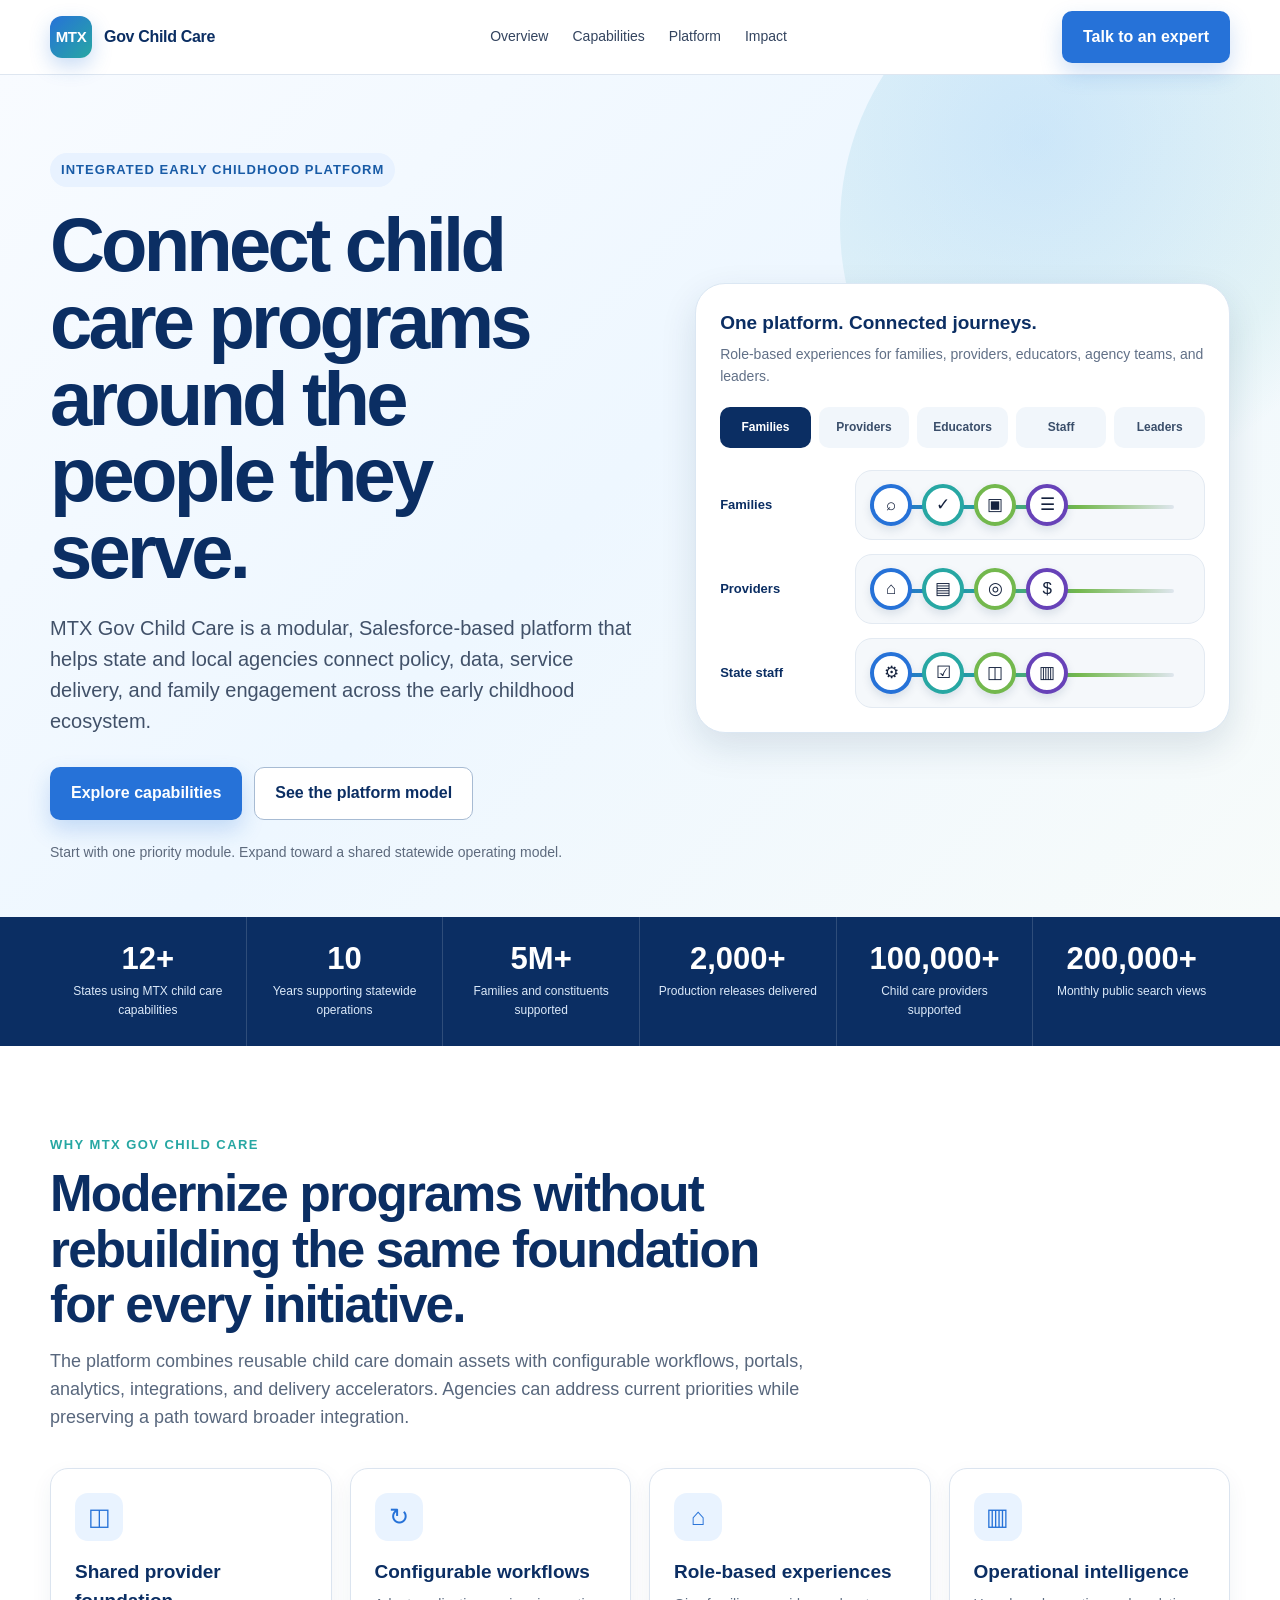
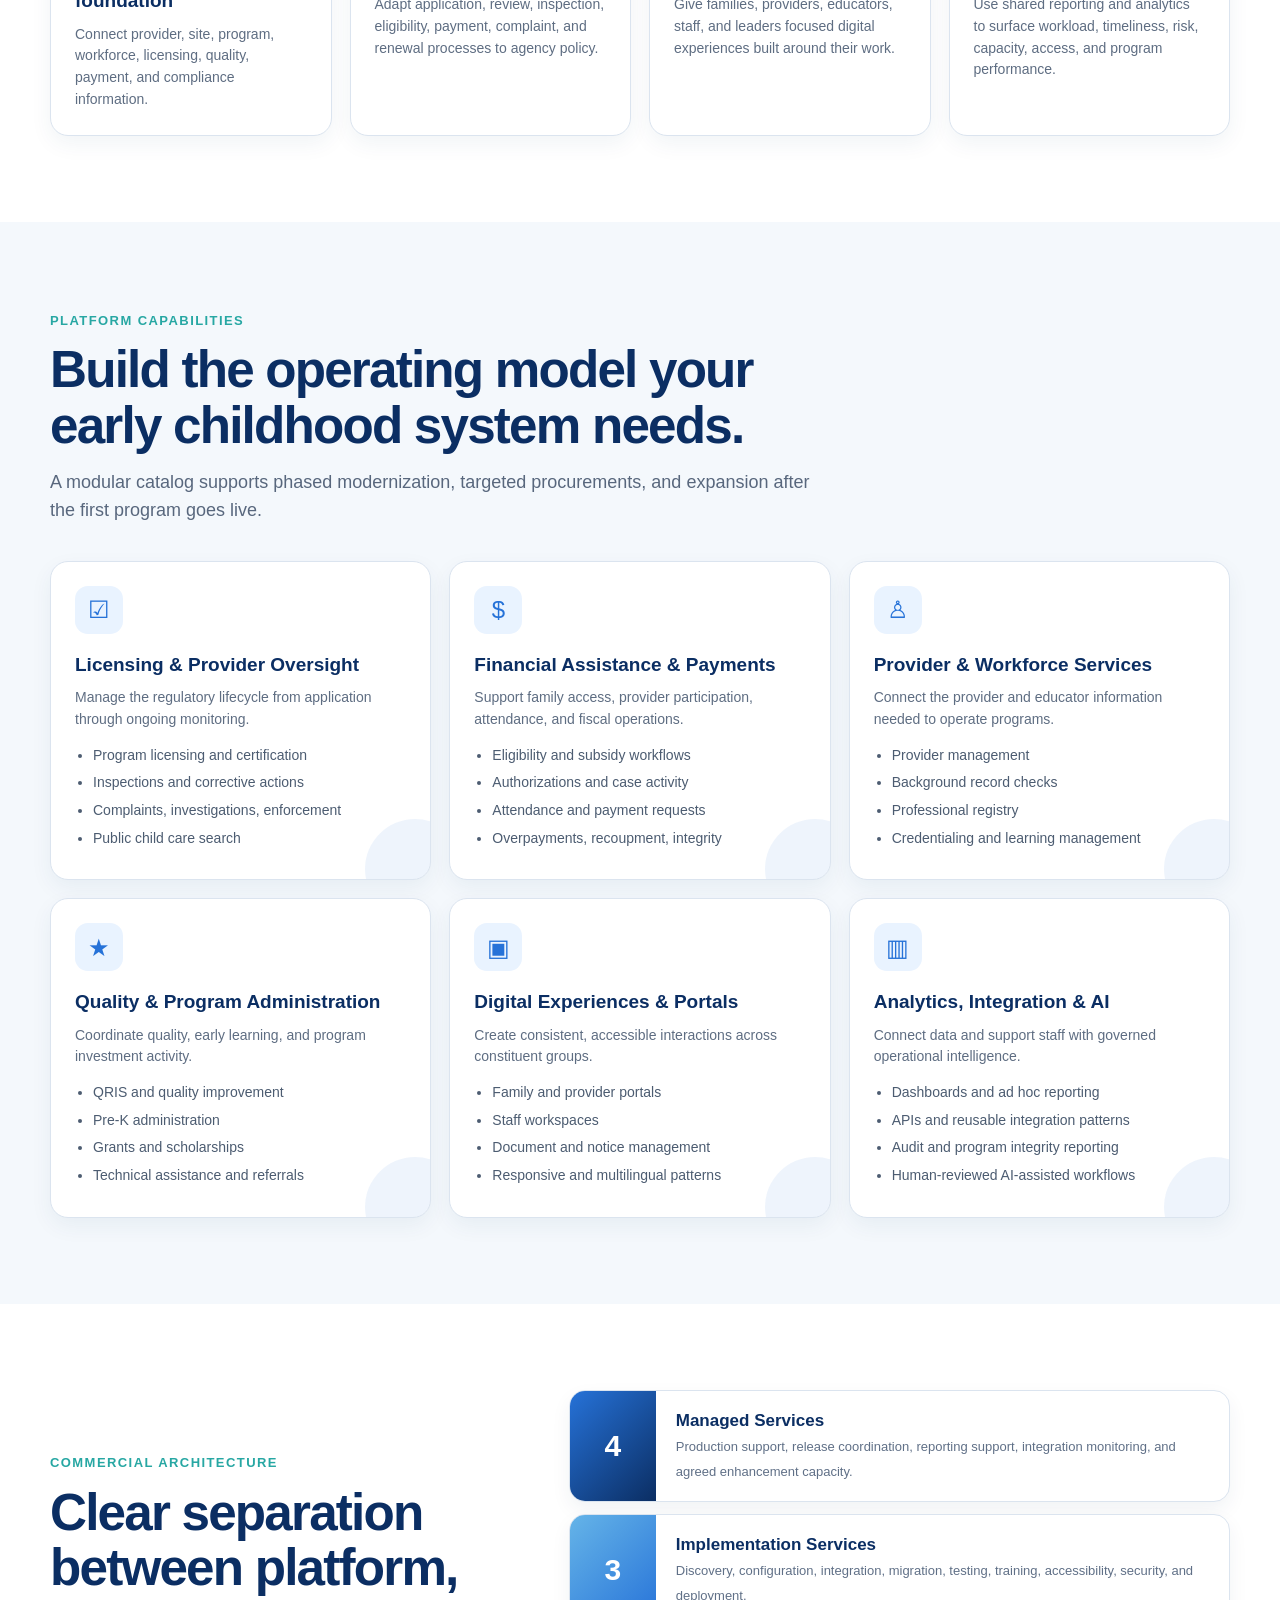
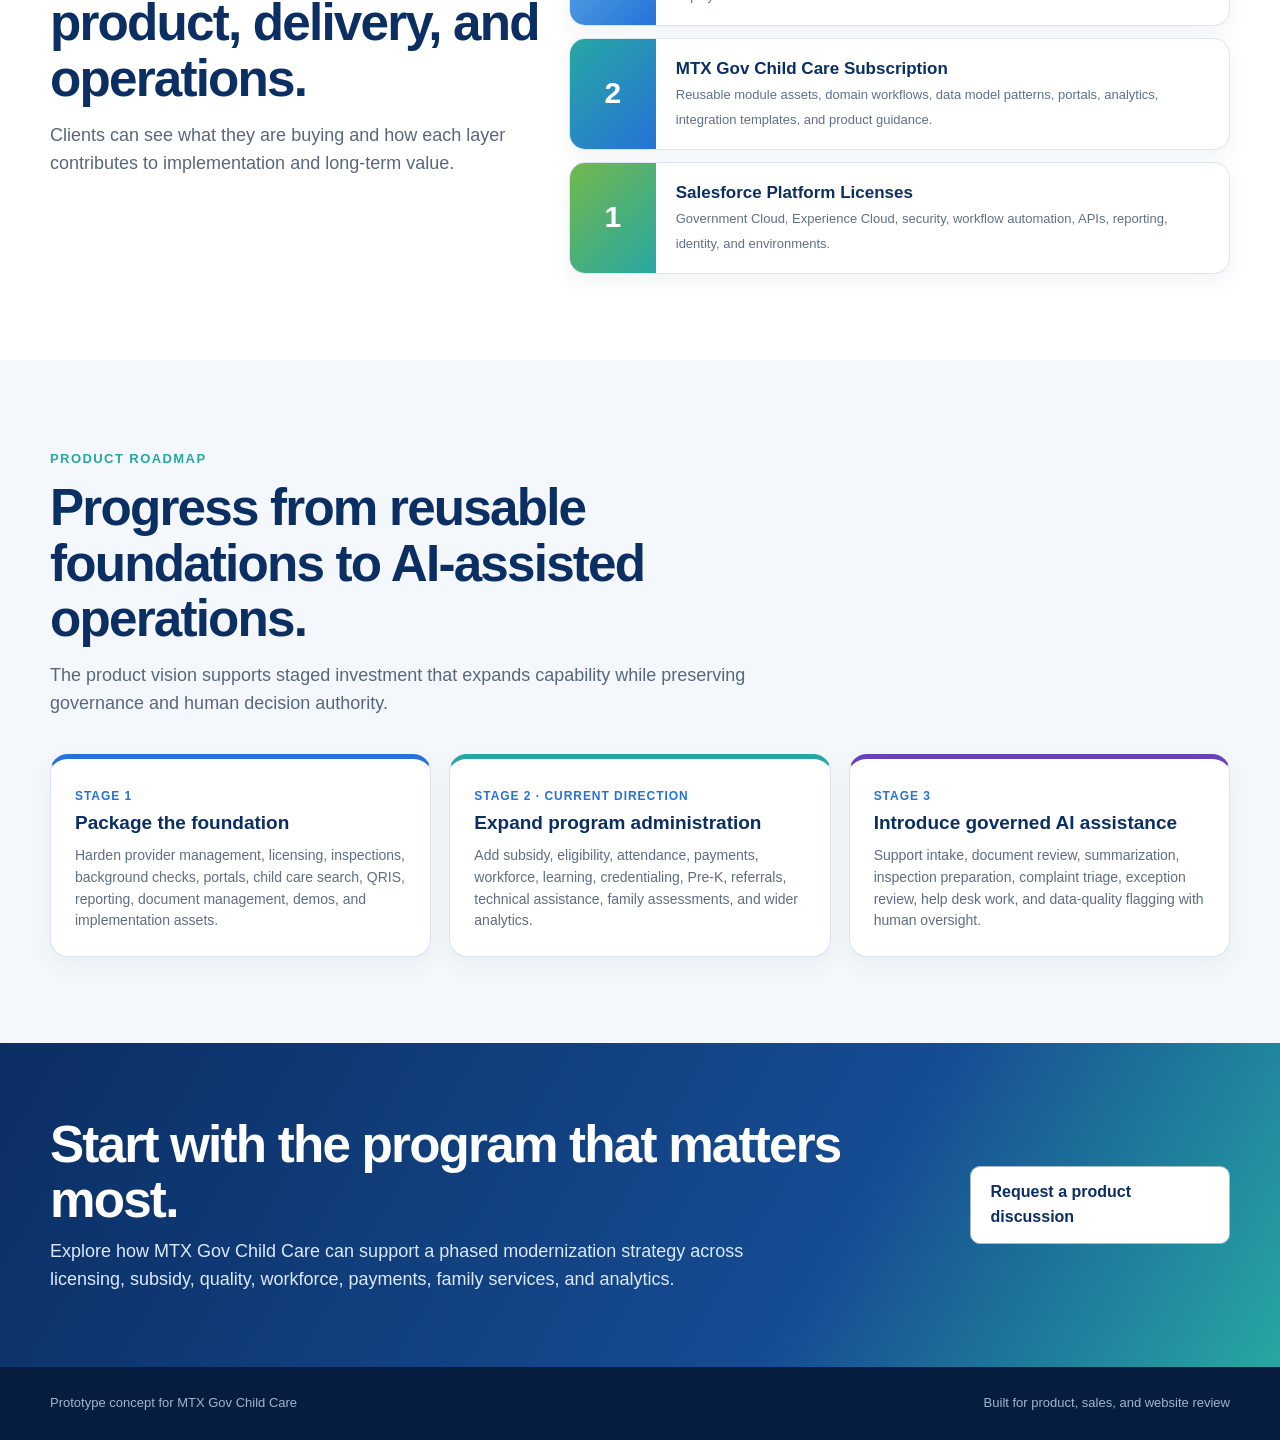
<file: mtx-gov-child-care/index.html>
<!doctype html>
<html lang="en">
<head>
<meta charset="utf-8" />
<meta name="viewport" content="width=device-width, initial-scale=1" />
<title>MTX Gov Child Care | Integrated Child Care Platform</title>
<meta name="description" content="A prototype product landing page for MTX Gov Child Care, a modular Salesforce-based platform for state and local early childhood agencies." />
<style>
:root{
  --navy:#0b2e63;
  --blue:#2672d8;
  --sky:#65b4e8;
  --teal:#27a7a3;
  --green:#73b84d;
  --purple:#6742b8;
  --ink:#14213d;
  --muted:#58677d;
  --line:#dbe4ef;
  --soft:#f4f8fc;
  --white:#fff;
  --shadow:0 14px 36px rgba(18,48,86,.12);
  --radius:22px;
}
*{box-sizing:border-box}
html{scroll-behavior:smooth}
body{margin:0;font-family:Inter,Segoe UI,Arial,sans-serif;color:var(--ink);background:#fff;line-height:1.55}
a{color:inherit}
.container{width:min(1180px,calc(100% - 40px));margin:auto}
.topbar{position:sticky;top:0;z-index:20;background:rgba(255,255,255,.94);backdrop-filter:blur(14px);border-bottom:1px solid rgba(219,228,239,.9)}
.nav{height:74px;display:flex;align-items:center;justify-content:space-between;gap:24px}
.brand{display:flex;align-items:center;gap:12px;font-weight:800;color:var(--navy);letter-spacing:-.02em}
.brand-mark{width:42px;height:42px;border-radius:12px;background:linear-gradient(135deg,var(--blue),var(--teal));display:grid;place-items:center;color:#fff;font-size:15px;box-shadow:0 8px 20px rgba(38,114,216,.25)}
.navlinks{display:flex;gap:24px;font-size:14px;color:#33445f}
.navlinks a{text-decoration:none}
.btn{display:inline-flex;align-items:center;justify-content:center;gap:8px;padding:13px 20px;border-radius:10px;text-decoration:none;font-weight:700;border:1px solid transparent;transition:.2s ease}
.btn.primary{background:var(--blue);color:#fff;box-shadow:0 10px 22px rgba(38,114,216,.22)}
.btn.secondary{border-color:#a7bbd3;color:var(--navy);background:#fff}
.btn:hover{transform:translateY(-1px)}
.hero{position:relative;overflow:hidden;padding:78px 0 54px;background:linear-gradient(135deg,#f8fbff 0%,#eef7ff 48%,#f7fbfa 100%)}
.hero:before{content:"";position:absolute;right:-120px;top:-130px;width:560px;height:560px;border-radius:50%;background:radial-gradient(circle at 35% 35%,rgba(101,180,232,.25),rgba(39,167,163,.08) 55%,transparent 70%)}
.hero-grid{position:relative;display:grid;grid-template-columns:1.05fr .95fr;gap:54px;align-items:center}
.eyebrow{display:inline-flex;align-items:center;gap:9px;padding:7px 11px;border-radius:999px;background:#e8f2ff;color:#185ba6;font-size:13px;font-weight:800;text-transform:uppercase;letter-spacing:.08em}
h1{font-size:clamp(42px,6vw,76px);line-height:1.01;letter-spacing:-.05em;margin:20px 0 22px;color:var(--navy)}
.hero p{font-size:20px;color:#415169;max-width:680px;margin:0 0 30px}
.hero-actions{display:flex;gap:12px;flex-wrap:wrap}
.hero-note{margin-top:22px;font-size:14px;color:#5d6a7d}
.hero-visual{background:#fff;border:1px solid #dbe7f3;border-radius:30px;padding:24px;box-shadow:var(--shadow);position:relative}
.hero-visual h3{margin:0 0 6px;font-size:19px;color:var(--navy)}
.hero-visual p{font-size:14px;margin:0;color:#617087}
.persona-tabs{display:grid;grid-template-columns:repeat(5,1fr);gap:8px;margin-top:20px}
.persona-tab{padding:11px 8px;border-radius:10px;background:#f1f6fb;text-align:center;font-size:12px;font-weight:800;color:#3a4e6a}
.persona-tab.active{background:var(--navy);color:#fff}
.journey{margin-top:22px;display:grid;gap:14px}
.journey-row{display:grid;grid-template-columns:120px 1fr;gap:15px;align-items:center}
.journey-label{font-weight:800;color:var(--navy);font-size:13px}
.journey-track{height:70px;border-radius:17px;background:#f5f8fb;border:1px solid #e3eaf2;display:flex;align-items:center;padding:0 14px;gap:10px;position:relative}
.journey-track:before{content:"";position:absolute;left:30px;right:30px;top:34px;height:4px;border-radius:3px;background:linear-gradient(90deg,var(--blue),var(--teal),var(--green),#dfe6ee)}
.node{position:relative;z-index:1;width:42px;height:42px;border-radius:50%;display:grid;place-items:center;background:#fff;border:4px solid var(--blue);font-size:17px;box-shadow:0 4px 10px rgba(15,52,92,.12)}
.node.teal{border-color:var(--teal)}.node.green{border-color:var(--green)}.node.purple{border-color:var(--purple)}
.trust-strip{background:var(--navy);color:#fff}
.stats{display:grid;grid-template-columns:repeat(6,1fr);gap:0}
.stat{padding:26px 18px;text-align:center;border-right:1px solid rgba(255,255,255,.15)}
.stat:last-child{border-right:0}.stat strong{display:block;font-size:31px;line-height:1;color:#fff}.stat span{display:block;margin-top:8px;font-size:12px;color:#dbe9f9}
.section{padding:86px 0}
.section.alt{background:var(--soft)}
.section-head{max-width:760px;margin-bottom:36px}
.kicker{font-size:13px;letter-spacing:.11em;text-transform:uppercase;font-weight:800;color:var(--teal)}
h2{font-size:clamp(34px,4vw,54px);line-height:1.08;letter-spacing:-.035em;margin:10px 0 16px;color:var(--navy)}
.section-head p{font-size:18px;color:var(--muted);margin:0}
.value-grid{display:grid;grid-template-columns:repeat(4,1fr);gap:18px}
.value-card,.cap-card,.stage-card,.commercial-card{background:#fff;border:1px solid var(--line);border-radius:18px;padding:24px;box-shadow:0 8px 22px rgba(23,60,102,.06)}
.icon{width:48px;height:48px;border-radius:13px;background:#e9f3ff;color:var(--blue);display:grid;place-items:center;font-size:24px;margin-bottom:16px}
.value-card h3,.cap-card h3,.stage-card h3,.commercial-card h3{margin:0 0 8px;color:var(--navy);font-size:19px}
.value-card p,.cap-card p,.stage-card p,.commercial-card p{margin:0;color:#5e6d82;font-size:14px}
.cap-grid{display:grid;grid-template-columns:repeat(3,1fr);gap:18px}
.cap-card{min-height:230px;position:relative;overflow:hidden}
.cap-card:after{content:"";position:absolute;width:100px;height:100px;border-radius:50%;right:-35px;bottom:-40px;background:rgba(38,114,216,.08)}
.cap-card ul{padding-left:18px;margin:14px 0 0;color:#4c5c71;font-size:14px}
.cap-card li{margin:6px 0}
.architecture{display:grid;grid-template-columns:.85fr 1.15fr;gap:30px;align-items:center}
.stack{display:grid;gap:12px}
.layer{display:grid;grid-template-columns:86px 1fr;align-items:center;background:#fff;border:1px solid var(--line);border-radius:16px;overflow:hidden;box-shadow:0 8px 20px rgba(14,46,88,.06)}
.layer-number{height:100%;min-height:90px;display:grid;place-items:center;font-size:30px;font-weight:900;color:#fff;background:linear-gradient(135deg,var(--blue),var(--navy))}
.layer:nth-child(2) .layer-number{background:linear-gradient(135deg,var(--sky),var(--blue))}.layer:nth-child(3) .layer-number{background:linear-gradient(135deg,var(--teal),var(--blue))}.layer:nth-child(4) .layer-number{background:linear-gradient(135deg,var(--green),var(--teal))}
.layer-copy{padding:17px 20px}.layer-copy strong{display:block;color:var(--navy);font-size:17px}.layer-copy span{font-size:13px;color:#607087}
.stage-grid{display:grid;grid-template-columns:repeat(3,1fr);gap:18px}.stage-card{border-top:5px solid var(--blue)}.stage-card:nth-child(2){border-top-color:var(--teal)}.stage-card:nth-child(3){border-top-color:var(--purple)}
.stage-tag{font-weight:800;font-size:12px;text-transform:uppercase;letter-spacing:.08em;color:var(--blue)}
.cta{padding:74px 0;background:linear-gradient(120deg,var(--navy),#164c93 65%,var(--teal));color:#fff}
.cta-box{display:flex;align-items:center;justify-content:space-between;gap:30px}.cta h2{color:#fff;margin:0 0 10px}.cta p{margin:0;color:#dceaff;font-size:18px;max-width:720px}
footer{padding:26px 0;background:#071d3f;color:#9fb4cf;font-size:13px}.footer-row{display:flex;justify-content:space-between;gap:20px;flex-wrap:wrap}
@media(max-width:950px){.navlinks{display:none}.hero-grid,.architecture{grid-template-columns:1fr}.stats{grid-template-columns:repeat(3,1fr)}.value-grid{grid-template-columns:repeat(2,1fr)}.cap-grid,.stage-grid{grid-template-columns:1fr 1fr}.hero-visual{max-width:760px}}
@media(max-width:640px){.container{width:min(100% - 24px,1180px)}.hero{padding-top:54px}.stats{grid-template-columns:repeat(2,1fr)}.value-grid,.cap-grid,.stage-grid{grid-template-columns:1fr}.journey-row{grid-template-columns:1fr}.persona-tabs{grid-template-columns:repeat(2,1fr)}.cta-box{align-items:flex-start;flex-direction:column}.stat{border-bottom:1px solid rgba(255,255,255,.12)}}
</style>
</head>
<body>
<header class="topbar">
  <div class="container nav">
    <div class="brand"><div class="brand-mark">MTX</div><span>Gov Child Care</span></div>
    <nav class="navlinks"><a href="#overview">Overview</a><a href="#capabilities">Capabilities</a><a href="#platform">Platform</a><a href="#impact">Impact</a></nav>
    <a class="btn primary" href="#contact">Talk to an expert</a>
  </div>
</header>

<main>
<section class="hero">
  <div class="container hero-grid">
    <div>
      <span class="eyebrow">Integrated early childhood platform</span>
      <h1>Connect child care programs around the people they serve.</h1>
      <p>MTX Gov Child Care is a modular, Salesforce-based platform that helps state and local agencies connect policy, data, service delivery, and family engagement across the early childhood ecosystem.</p>
      <div class="hero-actions"><a class="btn primary" href="#capabilities">Explore capabilities</a><a class="btn secondary" href="#platform">See the platform model</a></div>
      <div class="hero-note">Start with one priority module. Expand toward a shared statewide operating model.</div>
    </div>
    <div class="hero-visual" aria-label="Persona journey prototype">
      <h3>One platform. Connected journeys.</h3>
      <p>Role-based experiences for families, providers, educators, agency teams, and leaders.</p>
      <div class="persona-tabs"><div class="persona-tab active">Families</div><div class="persona-tab">Providers</div><div class="persona-tab">Educators</div><div class="persona-tab">Staff</div><div class="persona-tab">Leaders</div></div>
      <div class="journey">
        <div class="journey-row"><div class="journey-label">Families</div><div class="journey-track"><div class="node">⌕</div><div class="node teal">✓</div><div class="node green">▣</div><div class="node purple">☰</div></div></div>
        <div class="journey-row"><div class="journey-label">Providers</div><div class="journey-track"><div class="node">⌂</div><div class="node teal">▤</div><div class="node green">◎</div><div class="node purple">$</div></div></div>
        <div class="journey-row"><div class="journey-label">State staff</div><div class="journey-track"><div class="node">⚙</div><div class="node teal">☑</div><div class="node green">◫</div><div class="node purple">▥</div></div></div>
      </div>
    </div>
  </div>
</section>

<section class="trust-strip" id="impact">
  <div class="container stats">
    <div class="stat"><strong>12+</strong><span>States using MTX child care capabilities</span></div>
    <div class="stat"><strong>10</strong><span>Years supporting statewide operations</span></div>
    <div class="stat"><strong>5M+</strong><span>Families and constituents supported</span></div>
    <div class="stat"><strong>2,000+</strong><span>Production releases delivered</span></div>
    <div class="stat"><strong>100,000+</strong><span>Child care providers supported</span></div>
    <div class="stat"><strong>200,000+</strong><span>Monthly public search views</span></div>
  </div>
</section>

<section class="section" id="overview">
  <div class="container">
    <div class="section-head"><span class="kicker">Why MTX Gov Child Care</span><h2>Modernize programs without rebuilding the same foundation for every initiative.</h2><p>The platform combines reusable child care domain assets with configurable workflows, portals, analytics, integrations, and delivery accelerators. Agencies can address current priorities while preserving a path toward broader integration.</p></div>
    <div class="value-grid">
      <article class="value-card"><div class="icon">◫</div><h3>Shared provider foundation</h3><p>Connect provider, site, program, workforce, licensing, quality, payment, and compliance information.</p></article>
      <article class="value-card"><div class="icon">↻</div><h3>Configurable workflows</h3><p>Adapt application, review, inspection, eligibility, payment, complaint, and renewal processes to agency policy.</p></article>
      <article class="value-card"><div class="icon">⌂</div><h3>Role-based experiences</h3><p>Give families, providers, educators, staff, and leaders focused digital experiences built around their work.</p></article>
      <article class="value-card"><div class="icon">▥</div><h3>Operational intelligence</h3><p>Use shared reporting and analytics to surface workload, timeliness, risk, capacity, access, and program performance.</p></article>
    </div>
  </div>
</section>

<section class="section alt" id="capabilities">
  <div class="container">
    <div class="section-head"><span class="kicker">Platform capabilities</span><h2>Build the operating model your early childhood system needs.</h2><p>A modular catalog supports phased modernization, targeted procurements, and expansion after the first program goes live.</p></div>
    <div class="cap-grid">
      <article class="cap-card"><div class="icon">☑</div><h3>Licensing & Provider Oversight</h3><p>Manage the regulatory lifecycle from application through ongoing monitoring.</p><ul><li>Program licensing and certification</li><li>Inspections and corrective actions</li><li>Complaints, investigations, enforcement</li><li>Public child care search</li></ul></article>
      <article class="cap-card"><div class="icon">$</div><h3>Financial Assistance & Payments</h3><p>Support family access, provider participation, attendance, and fiscal operations.</p><ul><li>Eligibility and subsidy workflows</li><li>Authorizations and case activity</li><li>Attendance and payment requests</li><li>Overpayments, recoupment, integrity</li></ul></article>
      <article class="cap-card"><div class="icon">♙</div><h3>Provider & Workforce Services</h3><p>Connect the provider and educator information needed to operate programs.</p><ul><li>Provider management</li><li>Background record checks</li><li>Professional registry</li><li>Credentialing and learning management</li></ul></article>
      <article class="cap-card"><div class="icon">★</div><h3>Quality & Program Administration</h3><p>Coordinate quality, early learning, and program investment activity.</p><ul><li>QRIS and quality improvement</li><li>Pre-K administration</li><li>Grants and scholarships</li><li>Technical assistance and referrals</li></ul></article>
      <article class="cap-card"><div class="icon">▣</div><h3>Digital Experiences & Portals</h3><p>Create consistent, accessible interactions across constituent groups.</p><ul><li>Family and provider portals</li><li>Staff workspaces</li><li>Document and notice management</li><li>Responsive and multilingual patterns</li></ul></article>
      <article class="cap-card"><div class="icon">▥</div><h3>Analytics, Integration & AI</h3><p>Connect data and support staff with governed operational intelligence.</p><ul><li>Dashboards and ad hoc reporting</li><li>APIs and reusable integration patterns</li><li>Audit and program integrity reporting</li><li>Human-reviewed AI-assisted workflows</li></ul></article>
    </div>
  </div>
</section>

<section class="section" id="platform">
  <div class="container architecture">
    <div class="section-head"><span class="kicker">Commercial architecture</span><h2>Clear separation between platform, product, delivery, and operations.</h2><p>Clients can see what they are buying and how each layer contributes to implementation and long-term value.</p></div>
    <div class="stack">
      <div class="layer"><div class="layer-number">4</div><div class="layer-copy"><strong>Managed Services</strong><span>Production support, release coordination, reporting support, integration monitoring, and agreed enhancement capacity.</span></div></div>
      <div class="layer"><div class="layer-number">3</div><div class="layer-copy"><strong>Implementation Services</strong><span>Discovery, configuration, integration, migration, testing, training, accessibility, security, and deployment.</span></div></div>
      <div class="layer"><div class="layer-number">2</div><div class="layer-copy"><strong>MTX Gov Child Care Subscription</strong><span>Reusable module assets, domain workflows, data model patterns, portals, analytics, integration templates, and product guidance.</span></div></div>
      <div class="layer"><div class="layer-number">1</div><div class="layer-copy"><strong>Salesforce Platform Licenses</strong><span>Government Cloud, Experience Cloud, security, workflow automation, APIs, reporting, identity, and environments.</span></div></div>
    </div>
  </div>
</section>

<section class="section alt">
  <div class="container">
    <div class="section-head"><span class="kicker">Product roadmap</span><h2>Progress from reusable foundations to AI-assisted operations.</h2><p>The product vision supports staged investment that expands capability while preserving governance and human decision authority.</p></div>
    <div class="stage-grid">
      <article class="stage-card"><span class="stage-tag">Stage 1</span><h3>Package the foundation</h3><p>Harden provider management, licensing, inspections, background checks, portals, child care search, QRIS, reporting, document management, demos, and implementation assets.</p></article>
      <article class="stage-card"><span class="stage-tag">Stage 2 · Current direction</span><h3>Expand program administration</h3><p>Add subsidy, eligibility, attendance, payments, workforce, learning, credentialing, Pre-K, referrals, technical assistance, family assessments, and wider analytics.</p></article>
      <article class="stage-card"><span class="stage-tag">Stage 3</span><h3>Introduce governed AI assistance</h3><p>Support intake, document review, summarization, inspection preparation, complaint triage, exception review, help desk work, and data-quality flagging with human oversight.</p></article>
    </div>
  </div>
</section>

<section class="cta" id="contact">
  <div class="container cta-box"><div><h2>Start with the program that matters most.</h2><p>Explore how MTX Gov Child Care can support a phased modernization strategy across licensing, subsidy, quality, workforce, payments, family services, and analytics.</p></div><a class="btn secondary" href="mailto:info@mtxgroup.com">Request a product discussion</a></div>
</section>
</main>
<footer><div class="container footer-row"><span>Prototype concept for MTX Gov Child Care</span><span>Built for product, sales, and website review</span></div></footer>
</body>
</html>
</file>
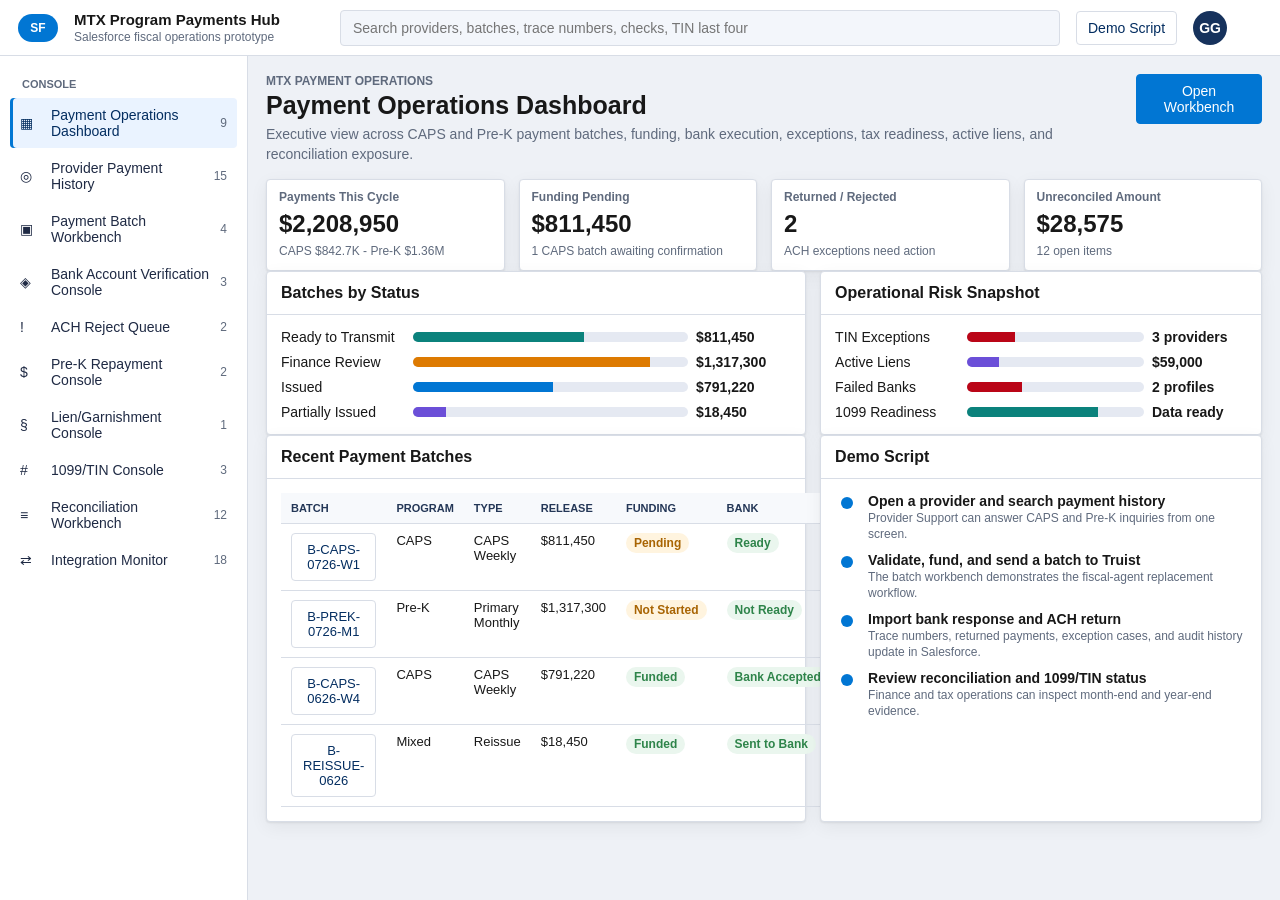
<file: mtx-react-salesforce-prototype/index.html>
<!doctype html>
<html lang="en">
  <head>
    <meta charset="UTF-8" />
    <meta name="viewport" content="width=device-width, initial-scale=1.0" />
    <title>MTX Program Payments Hub | Salesforce React Prototype</title>
    <link rel="stylesheet" href="./styles.css" />
  </head>
  <body>
    <div id="root"></div>
    <script src="./react.production.min.js"></script>
    <script src="./react-dom.production.min.js"></script>
    <script src="./app.js"></script>
  </body>
</html>
</file>
<file: mtx-react-salesforce-prototype/styles.css>
:root{--brand:#0176d3;--ink:#181818;--muted:#5f6a7d;--line:#d8dde6;--soft:#f3f6fb;--ok:#2e844a;--warn:#a86403;--bad:#ba0517;--violet:#6b4fd8;--teal:#0b827c;--shadow:0 1px 2px rgba(24,24,24,.08),0 5px 18px rgba(24,24,24,.06)}*{box-sizing:border-box}body{margin:0;background:#eef1f6;color:var(--ink);font-family:"Salesforce Sans","Segoe UI",Arial,sans-serif;font-size:14px;letter-spacing:0}button,input,select{font:inherit}button{cursor:pointer}.app{min-height:100vh;display:grid;grid-template-rows:auto 1fr}.topbar{height:56px;display:flex;align-items:center;gap:16px;padding:0 18px;background:#fff;border-bottom:1px solid var(--line);position:sticky;top:0;z-index:10}.cloud{width:40px;height:28px;border-radius:18px;background:var(--brand);color:#fff;display:grid;place-items:center;font-weight:800;font-size:12px}.app-title{min-width:250px}.app-title strong{display:block;font-size:15px}.app-title span{color:var(--muted);font-size:12px}.global-search{flex:1;max-width:720px}.global-search input{width:100%;border:1px solid var(--line);border-radius:4px;background:var(--soft);padding:9px 12px;outline:none}.avatar{width:34px;height:34px;border-radius:50%;background:#16325c;color:#fff;display:grid;place-items:center;font-weight:700}.shell{display:grid;grid-template-columns:248px minmax(0,1fr);min-height:0}.sidebar{background:#fff;border-right:1px solid var(--line);padding:14px 10px;overflow:auto}.nav-title{padding:8px 12px;color:var(--muted);font-size:11px;font-weight:700;text-transform:uppercase}.nav{display:grid;gap:3px}.nav button{border:0;width:100%;background:transparent;color:#1f2a44;display:grid;grid-template-columns:22px 1fr auto;align-items:center;gap:9px;padding:9px 10px;border-radius:4px;text-align:left}.nav button:hover,.nav button.active{background:#eaf3ff;color:#032d60}.nav button.active{box-shadow:inset 3px 0 0 var(--brand)}.nav .count{color:var(--muted);font-size:12px}.main{padding:18px;overflow:auto}.mobile-top{display:none}.page-head{display:flex;align-items:flex-start;justify-content:space-between;gap:16px;margin-bottom:14px}.eyebrow{color:var(--muted);font-size:12px;text-transform:uppercase;font-weight:700}h1{margin:3px 0 4px;font-size:25px;letter-spacing:0}.subhead{margin:0;color:var(--muted);max-width:900px;line-height:1.45}.actions{display:flex;flex-wrap:wrap;gap:8px;justify-content:flex-end}.btn{border:1px solid var(--line);border-radius:4px;background:#fff;color:#032d60;padding:8px 11px;display:inline-flex;align-items:center;gap:7px;min-height:34px}.btn.primary{background:var(--brand);border-color:var(--brand);color:#fff}.btn.success{background:var(--ok);border-color:var(--ok);color:#fff}.grid{display:grid;gap:14px}.grid.two{grid-template-columns:minmax(0,1.1fr) minmax(360px,.9fr)}.grid.three{grid-template-columns:repeat(3,minmax(0,1fr))}.grid.four{grid-template-columns:repeat(4,minmax(0,1fr))}.panel{background:#fff;border:1px solid var(--line);border-radius:4px;box-shadow:var(--shadow);min-width:0}.panel-head{padding:12px 14px;border-bottom:1px solid var(--line);display:flex;align-items:center;justify-content:space-between;gap:12px}.panel-head h2{margin:0;font-size:16px}.panel-body{padding:14px}.dense{padding:10px 12px}.metric{display:grid;gap:5px;min-height:92px}.metric .label{color:var(--muted);font-size:12px;font-weight:700}.metric .value{font-size:24px;font-weight:750}.metric .note{color:var(--muted);font-size:12px}.status{display:inline-flex;align-items:center;gap:6px;padding:3px 8px;border-radius:999px;font-size:12px;font-weight:700;white-space:nowrap;background:#eef4ff;color:#0b5cab}.status.ok{background:#eaf6ee;color:var(--ok)}.status.warn{background:#fff4df;color:var(--warn)}.status.bad{background:#fdeeee;color:var(--bad)}.status.violet{background:#f1edff;color:var(--violet)}.status.teal{background:#e7f6f4;color:var(--teal)}table{width:100%;border-collapse:collapse;font-size:13px}th,td{text-align:left;border-bottom:1px solid var(--line);padding:9px 10px;vertical-align:top}th{color:#243757;background:#f7f9fc;font-size:11px;text-transform:uppercase}tr.clickable:hover{background:#f4f8ff}.field-grid{display:grid;grid-template-columns:repeat(2,minmax(0,1fr));gap:10px}.field{display:grid;gap:4px}.field label{color:var(--muted);font-size:12px;font-weight:700}.field input,.field select{border:1px solid var(--line);border-radius:4px;padding:8px 9px;background:#fff;min-width:0}.record-header{display:grid;grid-template-columns:auto 1fr auto;gap:14px;align-items:center;background:#fff;border:1px solid var(--line);border-radius:4px;padding:14px;margin-bottom:14px;box-shadow:var(--shadow)}.record-icon{width:46px;height:46px;border-radius:4px;display:grid;place-items:center;color:#fff;background:#5867e8}.record-meta{display:flex;gap:16px;flex-wrap:wrap;color:var(--muted);font-size:12px}.timeline{display:grid;gap:11px}.event{display:grid;grid-template-columns:24px 1fr;gap:9px}.dot{width:12px;height:12px;border-radius:50%;background:var(--brand);margin:4px auto 0}.event strong{display:block}.event span{color:var(--muted);font-size:12px}.chart{display:grid;gap:9px}.bar-row{display:grid;grid-template-columns:124px 1fr 95px;gap:8px;align-items:center}.bar{height:10px;background:#e5e9f2;border-radius:999px;overflow:hidden}.bar i{display:block;height:100%;background:var(--brand)}.bar i.teal{background:var(--teal)}.bar i.warn{background:#dd7a01}.bar i.bad{background:var(--bad)}.bar i.violet{background:var(--violet)}.toast{position:fixed;right:18px;bottom:18px;background:#032d60;color:#fff;border-radius:4px;padding:12px 14px;box-shadow:var(--shadow);max-width:440px;z-index:20}.tabs{display:flex;gap:2px;border-bottom:1px solid var(--line);background:#fff;overflow:auto}.tabs button{border:0;background:transparent;padding:12px 14px;color:#243757;border-bottom:3px solid transparent;white-space:nowrap}.tabs button.active{border-color:var(--brand);color:#032d60;font-weight:700}@media(max-width:1000px){.shell{grid-template-columns:1fr}.sidebar{display:none}.mobile-top{display:flex;padding:10px;gap:8px;overflow:auto;background:#fff;border-bottom:1px solid var(--line)}.mobile-top button{white-space:nowrap}.grid.two,.grid.three,.grid.four{grid-template-columns:1fr}.record-header{grid-template-columns:auto 1fr}.record-header .actions{grid-column:1/-1;justify-content:flex-start}}@media(max-width:680px){.main{padding:12px}.page-head{display:grid}.field-grid{grid-template-columns:1fr}.global-search{display:none}table{min-width:760px}.table-scroll{overflow:auto}.app-title{min-width:0}.app-title span{display:none}}
</file>
